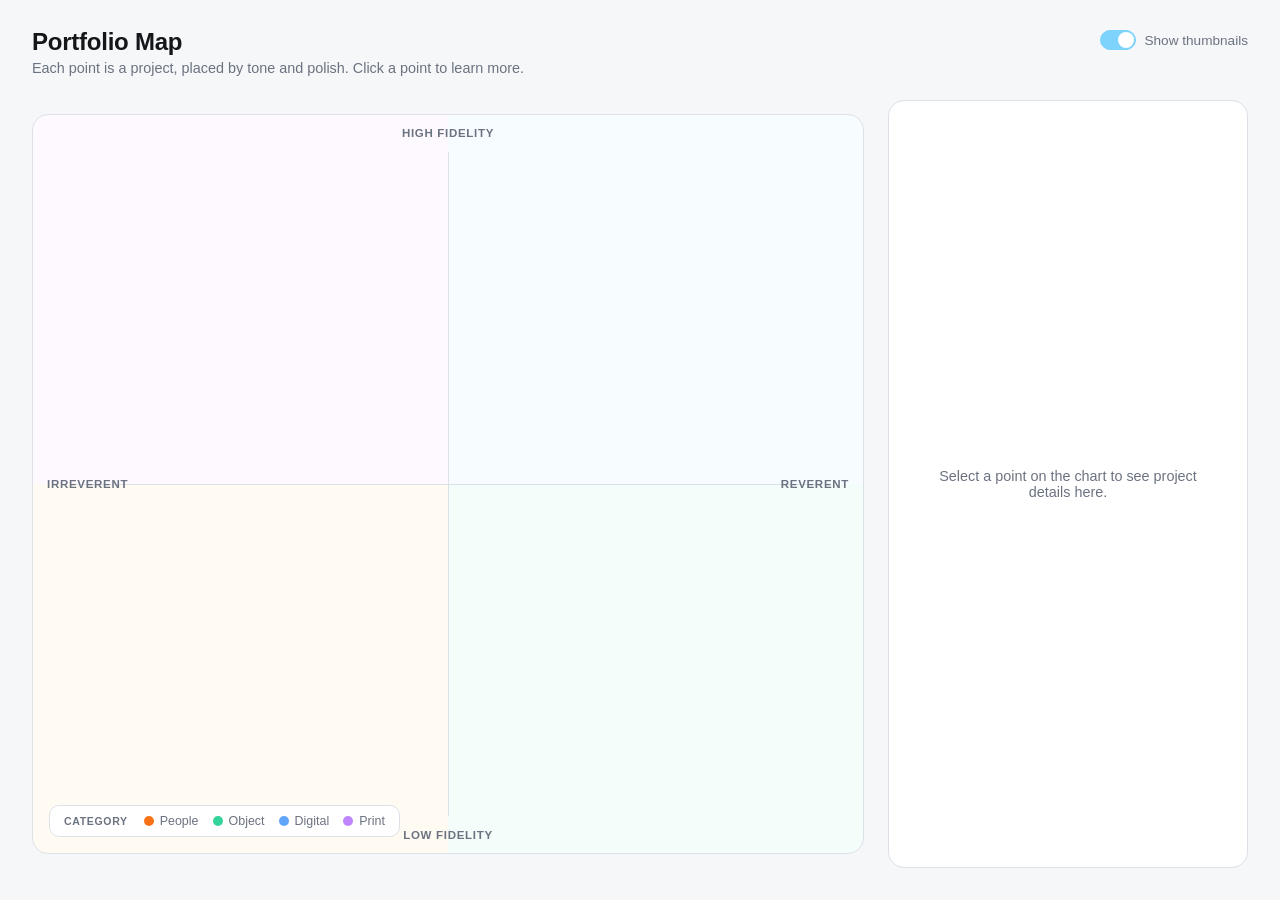
<file: site-template/index.html>
<!DOCTYPE html>
<html lang="en">
<head>
<meta charset="UTF-8" />
<meta name="viewport" content="width=device-width, initial-scale=1.0" />
<title>Portfolio Map</title>
<link rel="stylesheet" href="style.css" />
</head>
<body>

<div class="app">

  <header class="header">
    <div class="header__row">
      <div>
        <h1 class="header__title">Portfolio Map</h1>
        <p class="header__subtitle">Each point is a project, placed by tone and polish. Click a point to learn more.</p>
      </div>
      <div class="header__controls">
        <label class="switch">
          <input type="checkbox" id="thumbToggle" checked />
          <span class="switch__track"><span class="switch__thumb"></span></span>
          <span class="switch__label">Show thumbnails</span>
        </label>
      </div>
    </div>
  </header>

  <main class="layout">

    <section class="chart-wrap">
      <div class="chart" id="chart">

        <!-- quadrant tint layers -->
        <div class="quadrant quadrant--tl" data-quadrant="irreverent-high"></div>
        <div class="quadrant quadrant--tr" data-quadrant="reverent-high"></div>
        <div class="quadrant quadrant--bl" data-quadrant="irreverent-low"></div>
        <div class="quadrant quadrant--br" data-quadrant="reverent-low"></div>

        <!-- gridlines -->
        <div class="axis axis--x"></div>
        <div class="axis axis--y"></div>

        <!-- axis end labels -->
        <span class="axis-label axis-label--left">Irreverent</span>
        <span class="axis-label axis-label--right">Reverent</span>
        <span class="axis-label axis-label--top">High Fidelity</span>
        <span class="axis-label axis-label--bottom">Low Fidelity</span>

        <!-- nodes injected by script.js -->
        <div class="nodes" id="nodes"></div>

        <!-- category color legend, injected by script.js -->
        <div class="legend" id="legend" hidden></div>

      </div>
    </section>

    <aside class="panel" id="panel">
      <div class="panel__empty" id="panelEmpty">
        <p>Select a point on the chart to see project details here.</p>
      </div>

      <div class="panel__content" id="panelContent" hidden>
        <button class="panel__close" id="panelClose" aria-label="Close">&times;</button>
        <div class="panel__image-wrap" id="panelImageWrap" hidden>
          <img class="panel__image" id="panelImage" alt="" />
        </div>
        <h2 class="panel__title" id="panelTitle"></h2>
        <div class="panel__category" id="panelCategory" hidden>
          <span class="panel__category-swatch" id="panelCategorySwatch"></span>
          <span id="panelCategoryName"></span>
        </div>
        <div class="panel__tags" id="panelTags"></div>
        <p class="panel__description" id="panelDescription"></p>
        <a class="panel__link" id="panelLink" href="#" target="_blank" rel="noopener">View project &rarr;</a>
      </div>
    </aside>

  </main>

</div>

<script src="script.js"></script>
</body>
</html>
</file>
<file: site-template/style.css>
:root {
  --bg: #0f1115;
  --surface: #171a21;
  --surface-2: #1e222b;
  --border: #2a2f3a;
  --text: #e9ebef;
  --text-dim: #9aa1ae;
  --accent: #7dd3fc;
  --accent-2: #f0abfc;

  --q-irreverent-high: rgba(240, 171, 252, 0.07);
  --q-reverent-high: rgba(125, 211, 252, 0.07);
  --q-irreverent-low: rgba(251, 191, 36, 0.06);
  --q-reverent-low: rgba(52, 211, 153, 0.06);

  --panel-width: 360px;
}

@media (prefers-color-scheme: light) {
  :root:not([data-theme="dark"]) {
    --bg: #f6f7f9;
    --surface: #ffffff;
    --surface-2: #f0f1f4;
    --border: #dde1e7;
    --text: #14161a;
    --text-dim: #6b7280;
  }
}

:root[data-theme="dark"] {
  --bg: #0f1115;
  --surface: #171a21;
  --surface-2: #1e222b;
  --border: #2a2f3a;
  --text: #e9ebef;
  --text-dim: #9aa1ae;
}

* { box-sizing: border-box; }

html, body {
  margin: 0;
  padding: 0;
  height: 100%;
}

body {
  background: var(--bg);
  color: var(--text);
  font-family: -apple-system, BlinkMacSystemFont, "Segoe UI", Inter, Roboto, sans-serif;
  overflow-x: hidden;
}

.app {
  min-height: 100vh;
  display: flex;
  flex-direction: column;
}

.header {
  padding: 28px 32px 8px;
}

.header__title {
  margin: 0 0 4px;
  font-size: 1.5rem;
  font-weight: 700;
  letter-spacing: -0.01em;
}

.header__subtitle {
  margin: 0;
  color: var(--text-dim);
  font-size: 0.9rem;
}

.header__row {
  display: flex;
  align-items: flex-start;
  justify-content: space-between;
  gap: 16px;
  flex-wrap: wrap;
}

.header__controls {
  display: flex;
  align-items: center;
  gap: 18px;
  padding-top: 2px;
}

/* ---------- switch ---------- */

.switch {
  display: flex;
  align-items: center;
  gap: 8px;
  cursor: pointer;
  user-select: none;
}

.switch input {
  position: absolute;
  opacity: 0;
  width: 0;
  height: 0;
}

.switch__track {
  position: relative;
  width: 36px;
  height: 20px;
  border-radius: 999px;
  background: var(--surface-2);
  border: 1px solid var(--border);
  transition: background 0.15s ease;
  flex-shrink: 0;
}

.switch__thumb {
  position: absolute;
  top: 1px;
  left: 1px;
  width: 16px;
  height: 16px;
  border-radius: 50%;
  background: var(--text-dim);
  transition: transform 0.15s ease, background 0.15s ease;
}

.switch input:checked + .switch__track {
  background: var(--accent);
  border-color: var(--accent);
}

.switch input:checked + .switch__track .switch__thumb {
  transform: translateX(16px);
  background: var(--surface);
}

.switch input:focus-visible + .switch__track {
  outline: 2px solid var(--accent);
  outline-offset: 2px;
}

.switch__label {
  font-size: 0.85rem;
  color: var(--text-dim);
  white-space: nowrap;
}

.layout {
  flex: 1;
  display: flex;
  gap: 24px;
  padding: 16px 32px 32px;
  min-height: 0;
}

/* ---------- chart ---------- */

.chart-wrap {
  flex: 1;
  min-width: 0;
  display: flex;
  align-items: stretch;
}

.chart {
  position: relative;
  width: 100%;
  aspect-ratio: 1 / 1;
  max-height: calc(100vh - 160px);
  margin: auto;
  background: var(--surface);
  border: 1px solid var(--border);
  border-radius: 16px;
  overflow: hidden;
}

.quadrant {
  position: absolute;
  width: 50%;
  height: 50%;
}

.quadrant--tl { top: 0; left: 0; background: var(--q-irreverent-high); }
.quadrant--tr { top: 0; right: 0; background: var(--q-reverent-high); }
.quadrant--bl { bottom: 0; left: 0; background: var(--q-irreverent-low); }
.quadrant--br { bottom: 0; right: 0; background: var(--q-reverent-low); }

.axis {
  position: absolute;
  background: var(--border);
}

.axis--x {
  top: 50%;
  left: 5%;
  right: 5%;
  height: 1px;
}

.axis--y {
  left: 50%;
  top: 5%;
  bottom: 5%;
  width: 1px;
}

.axis-label {
  position: absolute;
  font-size: 0.72rem;
  font-weight: 600;
  letter-spacing: 0.06em;
  text-transform: uppercase;
  color: var(--text-dim);
  pointer-events: none;
}

.axis-label--left {
  left: 14px;
  top: 50%;
  transform: translateY(-50%);
}

.axis-label--right {
  right: 14px;
  top: 50%;
  transform: translateY(-50%);
}

.axis-label--top {
  top: 12px;
  left: 50%;
  transform: translateX(-50%);
}

.axis-label--bottom {
  bottom: 12px;
  left: 50%;
  transform: translateX(-50%);
}

.nodes {
  position: absolute;
  inset: 0;
}

.node {
  position: absolute;
  width: 14px;
  height: 14px;
  transform: translate(-50%, -50%);
  cursor: pointer;
  z-index: 1;
}

.node:hover,
.node:focus-visible {
  z-index: 3;
  outline: none;
}

.node.is-selected {
  z-index: 4;
}

/* the plain dot — always present as a fallback and used whenever
   thumbnails are switched off or a node has no image */
.node__dot {
  position: absolute;
  inset: 0;
  border-radius: 50%;
  background: var(--node-color, var(--accent));
  border: 2px solid var(--surface);
  box-shadow: 0 0 0 1px var(--border);
  transition: transform 0.15s ease, box-shadow 0.15s ease;
}

.node:hover .node__dot,
.node:focus-visible .node__dot {
  transform: scale(1.35);
  box-shadow: 0 0 0 4px rgba(125, 211, 252, 0.25);
}

.node.is-selected .node__dot {
  transform: scale(1.45);
  box-shadow: 0 0 0 5px rgba(240, 171, 252, 0.28);
}

/* the image thumbnail — only shown once the chart has thumbnails-on
   AND the node actually has an image */
.node__thumb {
  display: none;
}

.chart.thumbnails-on .node--has-image {
  width: 40px;
  height: 40px;
}

.chart.thumbnails-on .node--has-image .node__dot {
  display: none;
}

.chart.thumbnails-on .node--has-image .node__thumb {
  display: block;
  position: absolute;
  inset: 0;
  border-radius: 50%;
  background-size: cover;
  background-position: center;
  border: 2px solid var(--surface);
  box-shadow: 0 0 0 3px var(--node-color, var(--border));
  transition: transform 0.15s ease, box-shadow 0.15s ease;
}

.chart.thumbnails-on .node--has-image:hover .node__thumb,
.chart.thumbnails-on .node--has-image:focus-visible .node__thumb {
  transform: scale(1.12);
  box-shadow: 0 0 0 3px var(--node-color, var(--border)), 0 0 0 7px rgba(125, 211, 252, 0.25);
}

.chart.thumbnails-on .node--has-image.is-selected .node__thumb {
  transform: scale(1.16);
  box-shadow: 0 0 0 3px var(--node-color, var(--border)), 0 0 0 8px rgba(240, 171, 252, 0.28);
}

.node__label {
  position: absolute;
  top: 100%;
  left: 50%;
  transform: translateX(-50%);
  margin-top: 6px;
  font-size: 0.68rem;
  color: var(--text-dim);
  white-space: nowrap;
  pointer-events: none;
  opacity: 0;
  transition: opacity 0.15s ease;
  background: var(--surface);
  padding: 2px 6px;
  border-radius: 4px;
  border: 1px solid var(--border);
}

.node:hover .node__label,
.node:focus-visible .node__label,
.node.is-selected .node__label {
  opacity: 1;
}

/* ---------- legend ---------- */

.legend {
  position: absolute;
  left: 16px;
  bottom: 16px;
  display: flex;
  align-items: center;
  flex-wrap: wrap;
  gap: 4px 14px;
  background: var(--surface);
  border: 1px solid var(--border);
  border-radius: 10px;
  padding: 8px 14px;
  z-index: 2;
  max-width: calc(100% - 32px);
}

.legend[hidden] {
  display: none;
}

.legend__title {
  font-size: 0.66rem;
  font-weight: 700;
  letter-spacing: 0.06em;
  text-transform: uppercase;
  color: var(--text-dim);
  margin-right: 2px;
}

.legend__item {
  display: inline-flex;
  align-items: center;
  gap: 6px;
  font-size: 0.78rem;
  color: var(--text-dim);
}

.legend__swatch {
  width: 10px;
  height: 10px;
  border-radius: 50%;
  flex-shrink: 0;
}

/* ---------- panel ---------- */

.panel {
  width: var(--panel-width);
  flex-shrink: 0;
  background: var(--surface);
  border: 1px solid var(--border);
  border-radius: 16px;
  padding: 24px;
  position: relative;
  overflow-y: auto;
}

.panel__empty {
  height: 100%;
  display: flex;
  align-items: center;
  justify-content: center;
  text-align: center;
  color: var(--text-dim);
  font-size: 0.9rem;
  padding: 24px;
}

.panel__empty[hidden],
.panel__content[hidden] {
  display: none;
}

.panel__content {
  position: relative;
  animation: panel-in 0.2s ease;
}

@keyframes panel-in {
  from { opacity: 0; transform: translateY(6px); }
  to { opacity: 1; transform: translateY(0); }
}

.panel__close {
  position: absolute;
  top: -8px;
  right: -8px;
  width: 28px;
  height: 28px;
  border-radius: 50%;
  border: 1px solid var(--border);
  background: var(--surface-2);
  color: var(--text-dim);
  font-size: 1.1rem;
  line-height: 1;
  cursor: pointer;
  display: flex;
  align-items: center;
  justify-content: center;
}

.panel__close:hover {
  color: var(--text);
}

.panel__image-wrap {
  width: 100%;
  aspect-ratio: 16 / 10;
  border-radius: 10px;
  overflow: hidden;
  background: var(--surface-2);
  margin-bottom: 16px;
  border: 1px solid var(--border);
}

.panel__image {
  width: 100%;
  height: 100%;
  object-fit: cover;
  display: block;
}

.panel__title {
  margin: 4px 0 10px;
  font-size: 1.15rem;
  font-weight: 700;
  letter-spacing: -0.01em;
}

.panel__category {
  display: flex;
  align-items: center;
  gap: 7px;
  margin: -2px 0 12px;
  font-size: 0.8rem;
  font-weight: 600;
  color: var(--text-dim);
}

.panel__category[hidden] {
  display: none;
}

.panel__category-swatch {
  width: 10px;
  height: 10px;
  border-radius: 50%;
  flex-shrink: 0;
}

.panel__tags {
  display: flex;
  flex-wrap: wrap;
  gap: 6px;
  margin-bottom: 14px;
}

.panel__tag {
  font-size: 0.68rem;
  font-weight: 600;
  letter-spacing: 0.03em;
  text-transform: uppercase;
  color: var(--text-dim);
  background: var(--surface-2);
  border: 1px solid var(--border);
  border-radius: 999px;
  padding: 3px 9px;
}

.panel__description {
  color: var(--text-dim);
  font-size: 0.9rem;
  line-height: 1.55;
  margin: 0 0 18px;
}

.panel__link {
  display: inline-block;
  font-size: 0.85rem;
  font-weight: 600;
  color: var(--accent);
  text-decoration: none;
}

.panel__link:hover {
  text-decoration: underline;
}

/* ---------- responsive ---------- */

@media (max-width: 860px) {
  .layout {
    flex-direction: column;
    padding: 12px 16px 24px;
  }

  .chart {
    max-height: none;
  }

  .panel {
    width: 100%;
    min-height: 160px;
  }

  .header {
    padding: 20px 16px 4px;
  }
}
</file>
